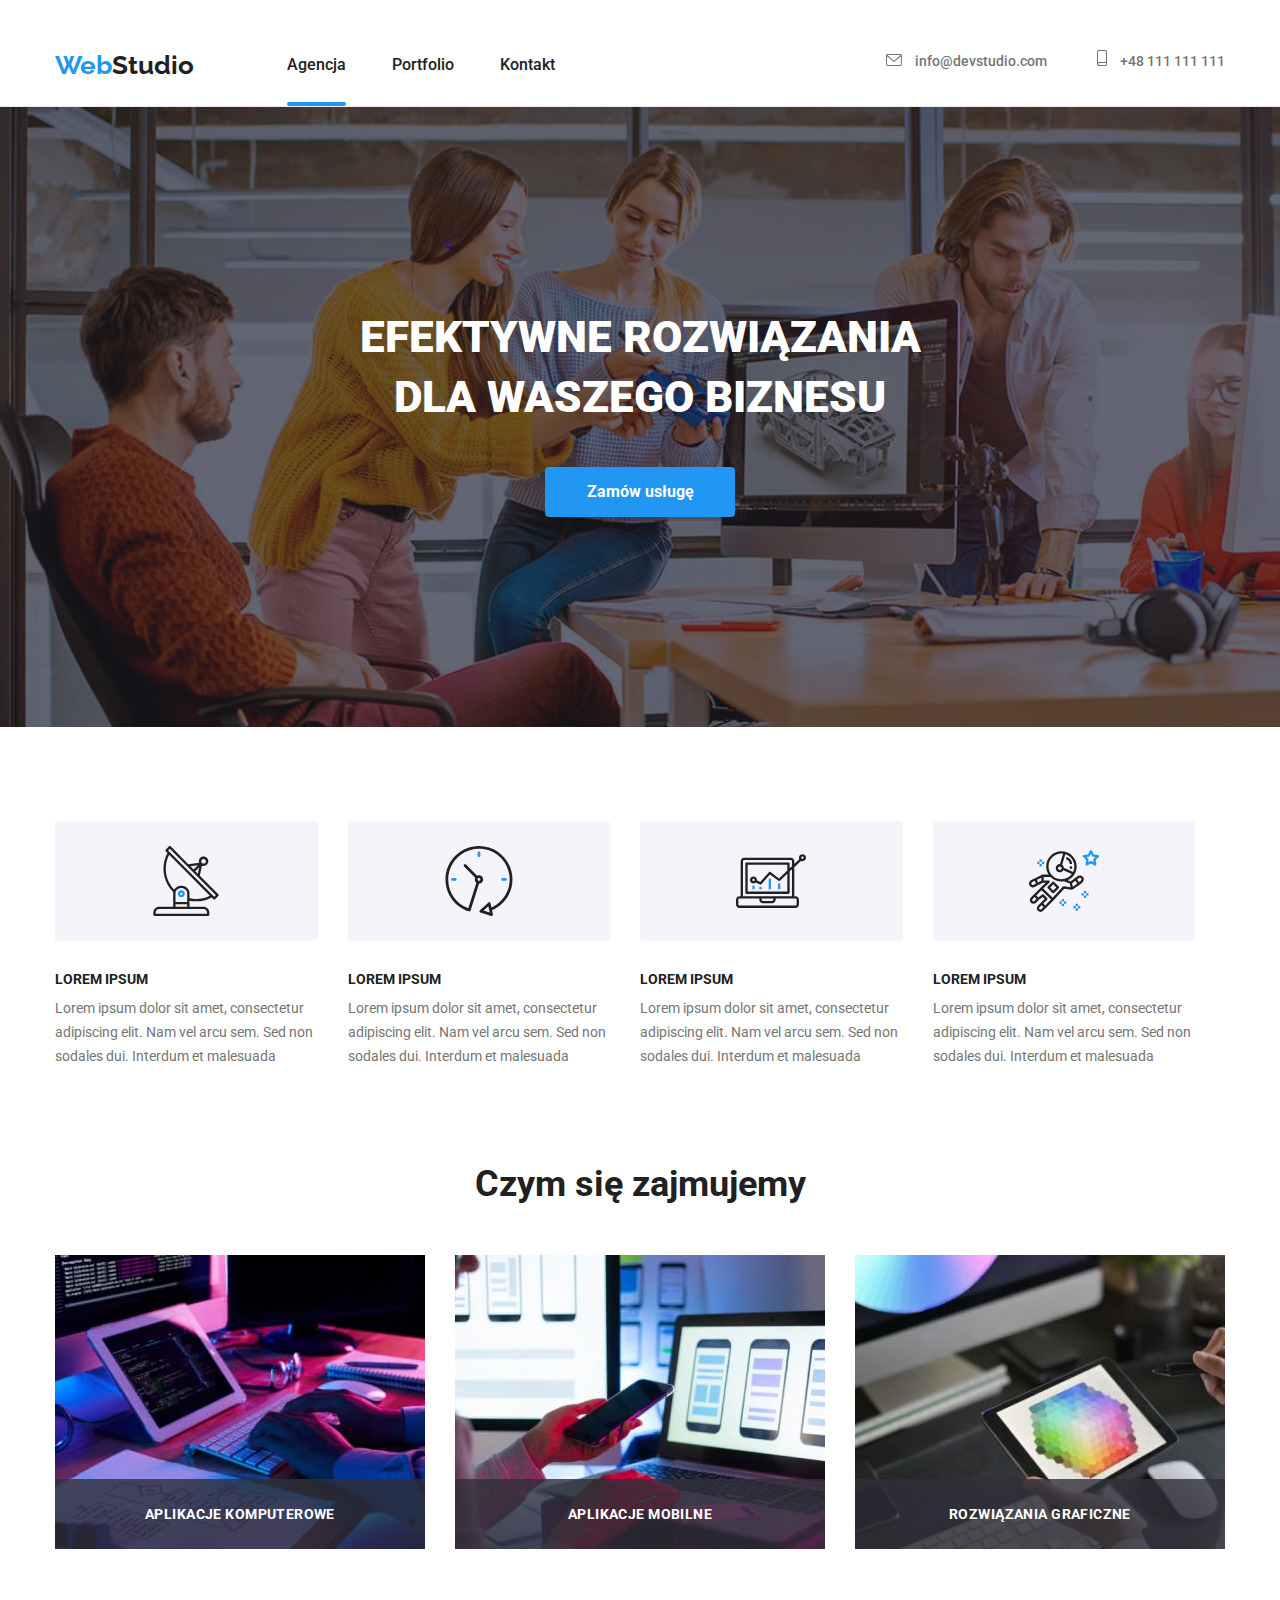
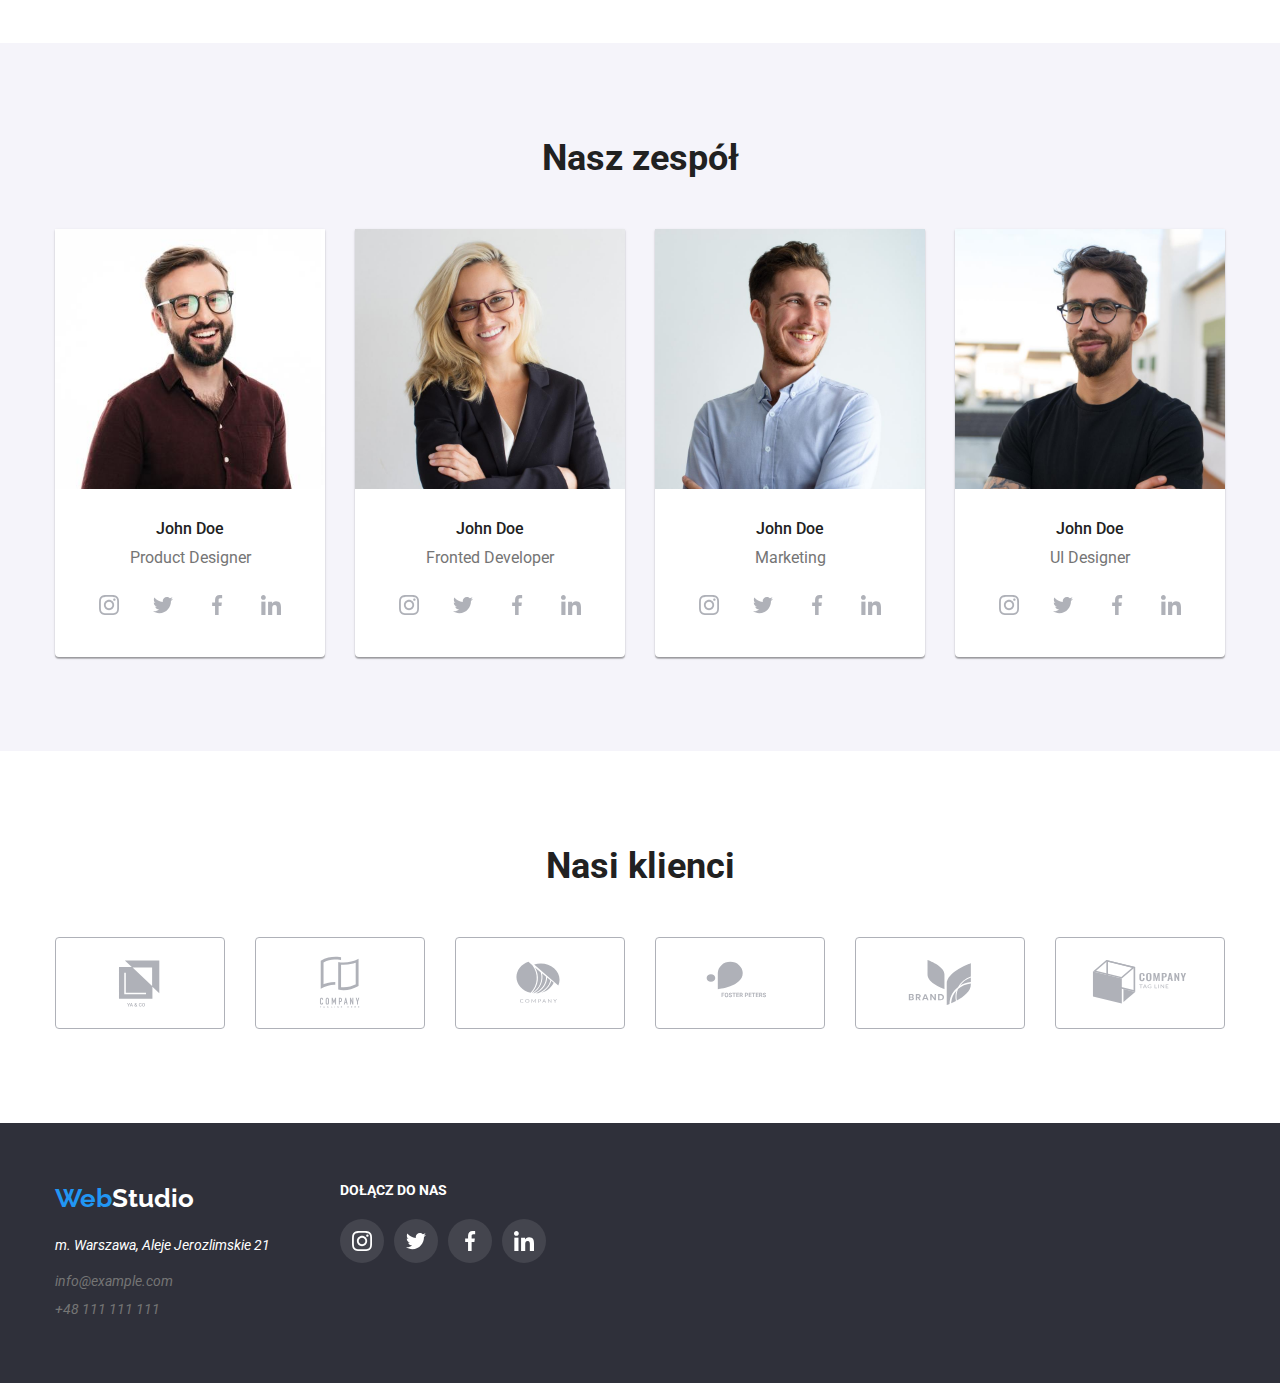
<file: index.html>
<!DOCTYPE html>
<html lang="en">
  <head>
    <meta charset="utf-8" />

    <link rel="stylesheet" href="https://cdnjs.cloudflare.com/ajax/libs/modern-normalize/1.1.0/modern-normalize.min.css">
    <link rel="stylesheet" href="./css/styles.css" />
    <link rel="preconnect" href="https://fonts.googleapis.com">
    <link rel="preconnect" href="https://fonts.gstatic.com" crossorigin>
    <link href="https://fonts.googleapis.com/css2?family=Raleway:wght@700&family=Roboto:wght@400;500;700;900&display=swap" rel="stylesheet">
    
    <title>WebStudio</title>
  </head>
  
<body>
<header class="header">
    <div class="container">
        <nav class="navigation">
        <p class="logo"> 
            <a class="logo-link-header" href="index.html">
                <span class="logo-color">
                    Web</span>Studio
                </a></p>

        
            <ul class="navigation-list">
                <li class="navigation-list-item">
                    <a class="navigation-link current-page" href="index.html">Agencja</a></li>
                <li class="navigation-list-item">
                    <a class="navigation-link" href="portfolio.html">Portfolio</a></li>
                <li class="navigation-list-item">
                    <a class="navigation-link" href="#">Kontakt</a></li>
            </ul>
        </nav>

       <div class="contact-info">
        <a class="contact" href="mailto:info@devstudio.com">
            <svg class="mail-icon" width="16" height="12">
                <use href="./images/sprite.svg#icon-envelope"></use>
            </svg>
            info@devstudio.com
        </a>
        <a class="contact" href="tel:+48111111111">
            <svg class="phone-icon" width="10" height="16">
                <use href="./images/sprite.svg#icon-smartphone"></use>
            </svg>
            +48 111 111 111</a>
        </div>
    </div> 
</header>

<main>
<section class="title">
    <div class="container">
    <h1 class="title-item">
    EFEKTYWNE ROZWIĄZANIA<br/>
    DLA WASZEGO BIZNESU
</h1>
    <button class="title-btn" data-modal-open type="button" >Zamów usługę</button>
    </div>
  </section>  
   
 <section class="about">
  <div class="container">
        <ul class="about-list">
        <li class="about-item">
           <div class="about-icon">
            <svg class="icon-antenna" width="70" height="70">
                <use href="./images/sprite.svg#icon-antenna"></use>
            </svg>
            </div>
        <h4 class="about-head">LOREM IPSUM</h4>
           <p class="about-head-description">
            Lorem ipsum dolor sit amet, consectetur adipiscing elit. Nam vel arcu sem. Sed non sodales dui. Interdum et malesuada
           </p>
        </li>
        <li>
            <div class="about-icon">
                <svg class="icon-diagram" width="70" height="70">
                    <use href="./images/sprite.svg#icon-clock"></use>
                </svg>
                </div>
        <h4 class="about-head">LOREM IPSUM</h4>
            <p class="about-head-description">
                Lorem ipsum dolor sit amet, consectetur adipiscing elit. Nam vel arcu sem. Sed non sodales dui. Interdum et malesuada
            </p>
        </li>
        <li>
            <div class="about-icon">
                <svg class="icon-diagram" width="70" height="70">
                    <use href="./images/sprite.svg#icon-diagram"></use>
                </svg>
                </div>
        <h4 class="about-head">LOREM IPSUM</h4>
        <p class="about-head-description">
            Lorem ipsum dolor sit amet, consectetur adipiscing elit. Nam vel arcu sem. Sed non sodales dui. Interdum et malesuada
        </p>
        </li>
        <li>
            <div class="about-icon">
                <svg class="icon-astronaut" width="70" height="70">
                    <use href="./images/sprite.svg#icon-astronaut"></use>
                </svg>
                </div>
        <h4 class="about-head">LOREM IPSUM</h4>
            <p class="about-head-description">
                Lorem ipsum dolor sit amet, consectetur adipiscing elit. Nam vel arcu sem. Sed non sodales dui. Interdum et malesuada
            </p>
        </li>
    </ul>
    </div>
    </section>

    
    <section class="photos">
    <div class="container">
        <h2 class="work">Czym się zajmujemy</h2>
    
        <ul class="work-list">
        <li class="work-item">
            <img
        src="images/img1.jpg"
        alt="typing on keyboard"
        width="370"
        height="294">
    <p class="label">APLIKACJE KOMPUTEROWE</p>
    </li>
        <li class="work-item">
            <img
        src="images/img2.jpg"
        alt="smartphone"
        width="370"
        height="294">
        <p class="label">APLIKACJE MOBILNE</p>
    </li>
        <li class="work-item">
            <img 
        src="images/img3.jpg" 
        alt="tablet"
        width="370"
        height="294">
        <p class="label">ROZWIĄZANIA GRAFICZNE</p>
    </li>
    </ul>
    </div>
   </section> 
    
    <section class="our-staff">
   <div class="container">
        <h2 class="staff">Nasz zespół</h2>
        <ul class="staff-list">
        <li class="staff-item"><figure>
            <img src="images/img4.jpg" alt="person1"
            width="270"
            height="260">
            <figcaption>
                <p class="staff-name">John Doe</p>
                <p class="staff-position">Product Designer</p>
                <ul class="social-icon-list">
                    <li class="social-icon-link">
                        <a class=social-link  href="#">
                        <svg class="social-icon" width="20" height="20">
                            <use href="./images/sprite.svg#icon-instagram"></use>
                        </svg>
                    </a>
                    </li>
                    <li class="social-icon-link">
                        <a class=social-link  href="#">
                        <svg class="social-icon" width="20" height="20">
                            <use href="./images/sprite.svg#icon-twitter">
                                </use>
                                </svg>
                                </a>
                                </li>
                                <li class="social-icon-link">
                                    <a class=social-link  href="#">
                                    <svg class="social-icon" width="20" height="20">
                                        <use href="./images/sprite.svg#icon-facebook"></use>
                                    </svg>
                                    </a>
                                </li>
                                <li class="social-icon-link">
                                    <a class=social-link  href="#">
                                    <svg class="social-icon" width="20" height="20">
                                        <use href="./images/sprite.svg#icon-linkedin"></use>
                                    </svg>
                                    </a>
                                </li>
                                </ul>
            </figcaption>
        </figure></li>
        <li class="staff-item"><figure>
                <img src="images/img5.jpg" alt="person1"
            width="270"
            height="260">
            <figcaption>
                <p class="staff-name">John Doe</p>
                <p class="staff-position">Fronted Developer</p>

                <ul class="social-icon-list">
                    <li class="social-icon-link">
                        <a class=social-link  href="#">
                        <svg class="social-icon" width="20" height="20">
                            <use href="./images/sprite.svg#icon-instagram"></use>
                        </svg>
                    </a>
                    </li>
                    <li class="social-icon-link">
                        <a class=social-link  href="#">
                        <svg class="social-icon" width="20" height="20">
                            <use href="./images/sprite.svg#icon-twitter">
                                </use>
                                </svg>
                                </a>
                                </li>
                                <li class="social-icon-link">
                                    <a class=social-link  href="#">
                                    <svg class="social-icon" width="20" height="20">
                                        <use href="./images/sprite.svg#icon-facebook"></use>
                                    </svg>
                                    </a>
                                </li>
                                <li class="social-icon-link">
                                    <a class=social-link  href="#">
                                    <svg class="social-icon" width="20" height="20">
                                        <use href="./images/sprite.svg#icon-linkedin"></use>
                                    </svg>
                                    </a>
                                </li>
                                </ul>

            </figcaption>
        </figure></li>
        <li class="staff-item"><figure>
                <img src="images/img6.jpg" alt="person1"
            width="270"
            height="260">
            <figcaption>
                <p class="staff-name">John Doe</p>
                <p class="staff-position">Marketing</p>
                <ul class="social-icon-list">
                    <li class="social-icon-link">
                        <a class=social-link  href="#">
                        <svg class="social-icon" width="20" height="20">
                            <use href="./images/sprite.svg#icon-instagram"></use>
                        </svg>
                    </a>
                    </li>
                    <li class="social-icon-link">
                        <a class=social-link  href="#">
                        <svg class="social-icon" width="20" height="20">
                            <use href="./images/sprite.svg#icon-twitter">
                                </use>
                                </svg>
                                </a>
                                </li>
                                <li class="social-icon-link">
                                    <a class=social-link  href="#">
                                    <svg class="social-icon" width="20" height="20">
                                        <use href="./images/sprite.svg#icon-facebook"></use>
                                    </svg>
                                    </a>
                                </li>
                                <li class="social-icon-link">
                                    <a class=social-link  href="#">
                                    <svg class="social-icon" width="20" height="20">
                                        <use href="./images/sprite.svg#icon-linkedin"></use>
                                    </svg>
                                    </a>
                                </li>
                                </ul>


            </figcaption>
        </figure></li>
        <li class="staff-item"><figure>
            <img src="images/img7.jpg" alt="person1"
            width="270"
            height="260">
            <figcaption>
                <p class="staff-name">John Doe</p>
                <p class="staff-position">UI Designer</p>

                <ul class="social-icon-list">
                    <li class="social-icon-link">
                        <a class=social-link  href="#">
                        <svg class="social-icon" width="20" height="20">
                            <use href="./images/sprite.svg#icon-instagram"></use>
                        </svg>
                    </a>
                    </li>
                    <li class="social-icon-link">
                        <a class=social-link  href="#">
                        <svg class="social-icon" width="20" height="20">
                            <use href="./images/sprite.svg#icon-twitter">
                                </use>
                                </svg>
                                </a>
                                </li>
                                <li class="social-icon-link">
                                    <a class=social-link  href="#">
                                    <svg class="social-icon" width="20" height="20">
                                        <use href="./images/sprite.svg#icon-facebook"></use>
                                    </svg>
                                    </a>
                                </li>
                                <li class="social-icon-link">
                                    <a class=social-link  href="#">
                                    <svg class="social-icon" width="20" height="20">
                                        <use href="./images/sprite.svg#icon-linkedin"></use>
                                    </svg>
                                    </a>
                                </li>
                                </ul>

            </figcaption>
        </figure></li>
    </ul>
    </div>
    </section>

<section class="client">
<div class="container">
<h2 class="client-head">Nasi klienci</h2>

<ul class="client-logo">
    <li class="client-item">
        <a class="client-link" href="#">
            <svg class="client-icon" width="106" height="60">
                <use href="./images/sprite.svg#icon-Logo"></use>
            </svg>
        </a>
    </li>
    <li class="client-item">
        <a class="client-link" href="#">
            <svg class="client-icon" width="106" height="60">
                <use href="./images/sprite.svg#icon-Logo-1"></use>
            </svg>
        </a>
    </li>
    <li class="client-item">
        <a class="client-link" href="#">
            <svg class="client-icon" width="106" height="60">
                <use href="./images/sprite.svg#icon-Logo-2"></use>
            </svg>
        </a>
    </li>
    <li class="client-item">
        <a class="client-link" href="#">
            <svg class="client-icon" width="106" height="60">
                <use href="./images/sprite.svg#icon-Logo-3"></use>
            </svg>
        </a>
    </li>
    <li class="client-item">
        <a class="client-link" href="#">
            <svg class="client-icon" width="106" height="60">
                <use href="./images/sprite.svg#icon-Logo-4"></use>
            </svg>
        </a>
    </li>
    <li class="client-item">
        <a class="client-link" href="#">
            <svg class="client-icon" width="106" height="60">
                <use href="./images/sprite.svg#icon-Logo-5"></use>
            </svg>
        </a>
    </li>
</ul>
</div>
</section>

</main>

<footer class="footer">
    <div class="container">
<div class="information">
   <p class="logo">
       <a class="logo-link-footer" href="#">
           <span class="logo-color">Web</span>Studio</a></p>
<address class="address">
    <div  class="street"> m. Warszawa, Aleje Jerozlimskie 21 </div> 
     
    <a class="contact" href="mailto:info@example.com">info@example.com</a><br/>
    <a class="contact" href="tel:+48111111111">+48 111 111 111</a>
</address>
</div>
<div class="join-us">
<p class="join-us-head">
    DOŁĄCZ DO NAS
</p>
<ul class="join-us-list">
    <li class="join-us-item">
        <a class="join-us-link"  href="#">
        <svg class="join-us-icon" width="20" height="20">
            <use href="./images/sprite.svg#icon-instagram"></use>
        </svg>
    </a>
    </li>
    <li class="join-us-item">
        <a class="join-us-link"  href="#">
        <svg class="join-us-icon" width="20" height="20">
            <use href="./images/sprite.svg#icon-twitter">
                </use>
                </svg>
                </a>
                </li>
                <li class="join-us-item">
                    <a class="join-us-link"  href="#">
                    <svg class="join-us-icon" width="20" height="20">
                        <use href="./images/sprite.svg#icon-facebook"></use>
                    </svg>
                    </a>
                </li>
                <li class="join-us-item">
                    <a class="join-us-link" href="#">
                    <svg class="join-us-icon" width="20" height="20">
                        <use href="./images/sprite.svg#icon-linkedin"></use>
                    </svg>
                    </a>
                </li>
                </ul>
</div>
</div>
</footer>

<div class="backdrop is-hidden" data-modal>
<div class="modal">
    <button type="button" class="close-btn" data-modal-close>
        <svg class="x-button" width="18px" height="18px">
        <use href="./images/sprite.svg#icon-x"></use>
        </svg>
    </button>
</div>
</div>

<script src="./modal.js"></script>
  </body>
</html>
</file>
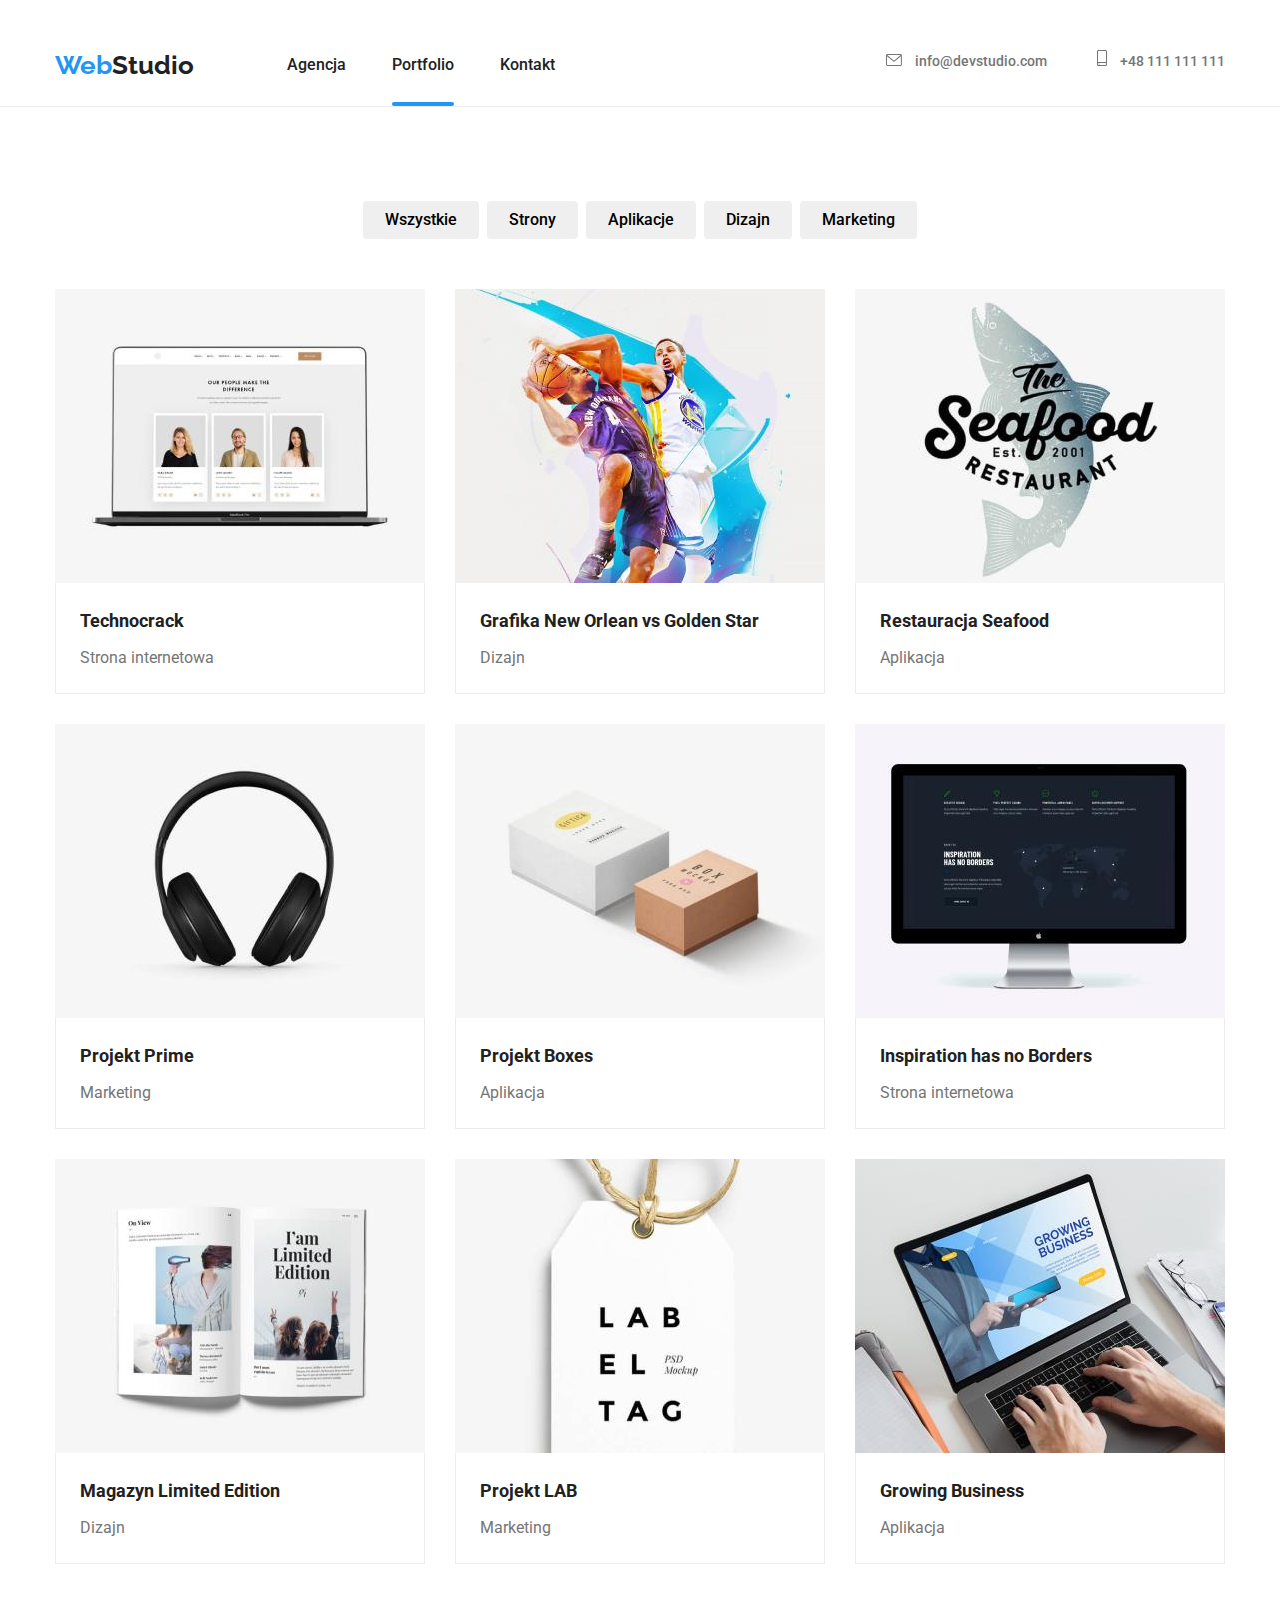
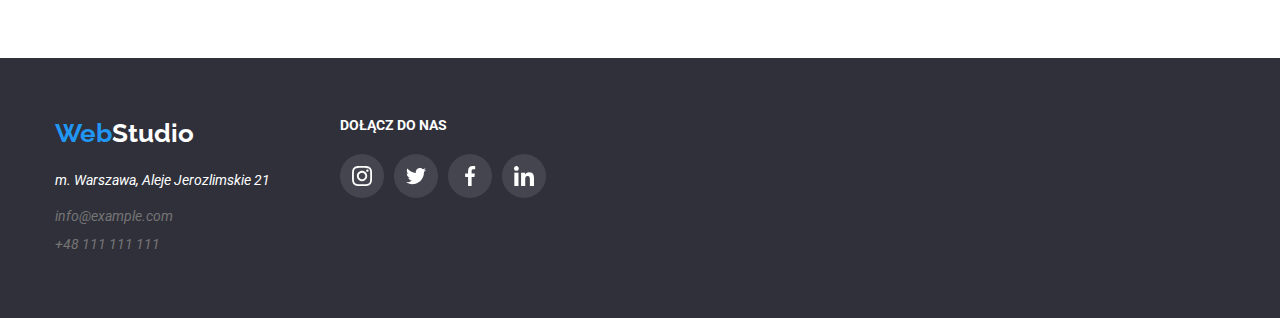
<file: portfolio.html>
<!DOCTYPE html>
<html lang="en">
<head>
    <meta charset="UTF-8">
    <meta http-equiv="X-UA-Compatible" content="IE=edge">
    <meta name="viewport" content="width=device-width, initial-scale=1.0">
    
    <link rel="stylesheet" href="https://cdnjs.cloudflare.com/ajax/libs/modern-normalize/1.1.0/modern-normalize.min.css">
    <link rel="stylesheet" href="./css/styles.css" />
    <link rel="preconnect" href="https://fonts.googleapis.com">
    <link rel="preconnect" href="https://fonts.gstatic.com" crossorigin>
    <link href="https://fonts.googleapis.com/css2?family=Raleway:wght@700&family=Roboto:wght@400;500;700;900&display=swap" rel="stylesheet">
    
    <title>WebStudio - Portfolio</title>
</head>
<body>
    <header class="header">
        <div class="container">
            <nav class="navigation">
            <p class="logo"> 
                <a class="logo-link-header" href="index.html">
                    <span class="logo-color">
                        Web</span>Studio
                    </a></p>
    
            
                <ul class="navigation-list">
                    <li class="navigation-list-item">
                        <a class="navigation-link" href="index.html">Agencja</a></li>
                    <li class="navigation-list-item">
                        <a class="navigation-link current-page" href="portfolio.html">Portfolio</a></li>
                    <li class="navigation-list-item">
                        <a class="navigation-link" href="#">Kontakt</a></li>
                </ul>
            </nav>
            <div class="contact-info">
                <a class="contact" href="mailto:info@devstudio.com">
                    <svg class="mail-icon" width="16" height="12">
                        <use href="./images/sprite.svg#icon-envelope"></use>
                    </svg>
                    info@devstudio.com
                </a>
                <a class="contact" href="tel:+48111111111">
                    <svg class="phone-icon" width="10" height="16">
                        <use href="./images/sprite.svg#icon-smartphone"></use>
                    </svg>
                    +48 111 111 111</a>
                </div>
        </div> 
    </header>


<main>

<section class="project-btn">
    <div class="container">
<ul class="buttons">
    <li class="button">
        <button class="portfolio-btn" type="button">Wszystkie</button></li>
    <li class="button">
        <button class="portfolio-btn" type="button">Strony</button></li>
    <li class="button">
        <button class="portfolio-btn" type="button">Aplikacje</button></li>
    <li class="button">
        <button class="portfolio-btn" type="button">Dizajn</button></li>
    <li class="button">
        <button class="portfolio-btn" type="button">Marketing</button></li>
</ul>


<ul class="list-card">
    <li class="card">
        <figure class="figure">
           <div class="card-overlay">
            <img src="images/portfolio/img1.jpg" alt="notebook" width="370" height="294">
            <p class="card-roll-description">
                Technorack jest popularną platformą wykorzystywaną do rozpowszechniania koronawirusa. Firmy wykorzystują tę platformę do celów szpiegowskich i ataków na niezabezpieczone serwery konkurencji.
            </p>
</div>
        <figcaption>
                <p class="photo-head">
                    Technocrack</p>
                <p class="photo-describe">
                    Strona internetowa</p>
        </figcaption>
    </figure>
    </li>
    <li class="card">
        <figure class="figure">
            
            <div class="card-overlay">
            <img src="images/portfolio/img2.jpg" alt="basketball" width="370" height="294">

            <p class="card-roll-description">
                Technorack jest popularną platformą wykorzystywaną do rozpowszechniania koronawirusa. Firmy wykorzystują tę platformę do celów szpiegowskich i ataków na niezabezpieczone serwery konkurencji.
            </p>
</div>
            <figcaption>
                <p class="photo-head">Grafika New Orlean vs Golden Star</p>
                <p class="photo-describe">Dizajn</p>
            </figcaption>
        </figure>
    </li>
    <li class="card">
        <figure class="figure">
            <div class="card-overlay">
            <img src="images/portfolio/img3.jpg" alt="logo seafood" width="370" height="294">

            <p class="card-roll-description">
                Technorack jest popularną platformą wykorzystywaną do rozpowszechniania koronawirusa. Firmy wykorzystują tę platformę do celów szpiegowskich i ataków na niezabezpieczone serwery konkurencji.
            </p>
</div>
            <figcaption>
                <p class="photo-head">Restauracja Seafood</p>
                <p class="photo-describe">Aplikacja</p>
            </figcaption>
        </figure>
    </li>
    <li class="card">
        <figure class="figure">
            <div class="card-overlay">
            <img src="images/portfolio/img4.jpg" alt="Headphones" width="370" height="294">

            <p class="card-roll-description">
                Technorack jest popularną platformą wykorzystywaną do rozpowszechniania koronawirusa. Firmy wykorzystują tę platformę do celów szpiegowskich i ataków na niezabezpieczone serwery konkurencji.
            </p>
</div>
            <figcaption>
                <p class="photo-head">Projekt Prime</p>
                <p class="photo-describe">Marketing</p>
            </figcaption>
        </figure>
    </li>
    <li class="card">
        <figure class="figure">
            <div class="card-overlay">
            <img src="images/portfolio/img5.jpg" alt="boxes" width="370" height="294">
            <p class="card-roll-description">
                Technorack jest popularną platformą wykorzystywaną do rozpowszechniania koronawirusa. Firmy wykorzystują tę platformę do celów szpiegowskich i ataków na niezabezpieczone serwery konkurencji.
            </p>
</div>
            <figcaption>
                <p class="photo-head">Projekt Boxes</p>
                <p class="photo-describe">Aplikacja</p>
            </figcaption>
        </figure>
    </li>
    <li class="card">
        <figure class="figure">
            <div class="card-overlay">
            <img src="images/portfolio/img6.jpg" alt="monitor" width="370" height="294">
            <p class="card-roll-description">
                Technorack jest popularną platformą wykorzystywaną do rozpowszechniania koronawirusa. Firmy wykorzystują tę platformę do celów szpiegowskich i ataków na niezabezpieczone serwery konkurencji.
            </p>
</div>
            <figcaption>
                <p class="photo-head">Inspiration has no Borders</p>
                <p class="photo-describe">Strona internetowa</p>
            </figcaption>
        </figure>
    </li>
    <li class="card">
        <figure class="figure">
            <div class="card-overlay">
            <img src="images/portfolio/img7.jpg" alt="newspaper" width="370" height="294">

            <p class="card-roll-description">
                Technorack jest popularną platformą wykorzystywaną do rozpowszechniania koronawirusa. Firmy wykorzystują tę platformę do celów szpiegowskich i ataków na niezabezpieczone serwery konkurencji.
            </p>
</div>
            <figcaption>
                <p class="photo-head">Magazyn Limited Edition</p>
                <p class="photo-describe">Dizajn</p>
            </figcaption>
        </figure>
    </li>
    <li class="card">
        <figure class="figure">
            <div class="card-overlay">
            <img src="images/portfolio/img8.jpg" alt="label" width="370" height="294">
            <p class="card-roll-description">
                Technorack jest popularną platformą wykorzystywaną do rozpowszechniania koronawirusa. Firmy wykorzystują tę platformę do celów szpiegowskich i ataków na niezabezpieczone serwery konkurencji.
            </p>
</div>
            <figcaption class="figcaption">
             <p class="photo-head">Projekt LAB</p>
             <p class="photo-describe">Marketing</p>
            </figcaption>
        </figure>
    </li>
    <li class="card">
        <figure class="figure">
            <div class="card-overlay">
            <img src="images/portfolio/img9.jpg" alt="notebook" width="370" height="294">
            <p class="card-roll-description">
                Technorack jest popularną platformą wykorzystywaną do rozpowszechniania koronawirusa. Firmy wykorzystują tę platformę do celów szpiegowskich i ataków na niezabezpieczone serwery konkurencji.
            </p>
</div>
            <figcaption class="figcaption">
             <p class="photo-head">Growing Business</p>
             <p class="photo-describe">Aplikacja</p>
            </figcaption>
        </figure>
    </li>
</ul>
</div>
</section>

</main>
<footer class="footer">
    <div class="container">
        <div class="information">
    <p class="logo">
        <a class="logo-link-footer" href="#">
            <span class="logo-color">Web</span>Studio</a></p>
    <address class="address">
    <div class="street">m. Warszawa, Aleje Jerozlimskie 21</div>
    
    <a class="contact" href="mailto:info@example.com">info@example.com</a><br/>
    <a class="contact" href="tel:+48111111111">+48 111 111 111</a>
    
    </address>
</div>
    <div class="join-us">
        <p class="join-us-head">
            DOŁĄCZ DO NAS
        </p>
        <ul class="join-us-list">
            <li class="join-us-item">
                <a class="join-us-link"  href="#">
                <svg class="join-us-icon" width="20" height="20">
                    <use href="./images/sprite.svg#icon-instagram"></use>
                </svg>
            </a>
            </li>
            <li class="join-us-item">
                <a class="join-us-link"  href="#">
                <svg class="join-us-icon" width="20" height="20">
                    <use href="./images/sprite.svg#icon-twitter">
                        </use>
                        </svg>
                        </a>
                        </li>
                        <li class="join-us-item">
                            <a class="join-us-link"  href="#">
                            <svg class="join-us-icon" width="20" height="20">
                                <use href="./images/sprite.svg#icon-facebook"></use>
                            </svg>
                            </a>
                        </li>
                        <li class="join-us-item">
                            <a class="join-us-link" href="#">
                            <svg class="join-us-icon" width="20" height="20">
                                <use href="./images/sprite.svg#icon-linkedin"></use>
                            </svg>
                            </a>
                        </li>
                        </ul>
        </div>
    </div>
</footer>

</body>
</html>
</file>
<file: css/styles.css>
:root {
    --main-font: 'Roboto', sans-serif;
    --second-font: 'Raleway', sans-serif;
    --main-color: #212121;
    --second-color: #2196F3;
    --third-color:#757575;
    --background-color:#2F303A;
    --background-color-second:#F5F4FA;
    --bacground-color-white:#ffffff;
    --line-color:#ECECEC;
    --social-icon-color:#AFB1B8;
    --transation-timing-function:cubic-bezier(0.4, 0, 0.2, 1);
    --transition-duration: 250ms;
}

body { 
    font-family: var(--main-font);
    color: var(--main-color);
    margin: 0 auto;
    max-width: 1600px;
}

h1,
h2,
h3,
h4,
h5,
h6,
figure
{
    padding: 0;
    margin: 0;
}

img {
    display:block;
}

ul,
ol{
    padding: 0;
    margin: 0;
    list-style-type: none;
}

p {
    margin:0;
    padding:0;
}


.navigation-link {
    list-style: none;
}

.container{
    width: 1200px;
    margin-left: auto;
    margin-right: auto;
    padding-left: 15px;
    padding-right: 15px;
}
/* -----------------header---------------*/
.header .container {
    display: flex;
    justify-content:space-between;
    align-items: center;
}

.header {
    border-bottom: 1px solid  var(--line-color);
    padding-top: 24px;
    /* padding-bottom: 25px;  */
}

.logo-color{
    color: var(--second-color);
}


.navigation {
    display:flex;
    align-items:center;
}


.navigation-list{
    display: flex;
    margin-left:93px; 
}

.navigation-list-item {
    position: relative;
}

.current-page:after {
content:"";
position: absolute;
display:block;

width:100%;
height: 4px;
bottom: 0;
left:0;
border-radius: 2px;

background: var(--second-color);
}

.navigation-link {
    display: block;
    padding-top:32px;
    padding-bottom:32px;
}


.navigation-list-item:not(:last-child) {
    margin-right: 46px;
}

.contact-info {
    display: flex;
}

.contact-info .contact:not(:last-child) {
    margin-right: 50px;
}

.logo {
    font-family: var(--second-font);
}
.mail-icon,
.phone-icon {
    margin-right: 10px;
}

.mail-icon,
.phone-icon {
    fill: currentColor;
}

.navigation-list-item,
.contact-info{
    font-weight: 500;
}

.logo-link-header,
.navigation-link {
    text-decoration: none;
    color: var(--main-color);

    transition: color var(--transition-duration) var(--transation-timing-function);
}

.navigation-link:hover {
    color: var(--second-color);
}

/*----------------------MAIN-----------------*/
.title {
    background-color: var(--background-color);
    background-image: linear-gradient(
        rgba(47, 48, 58, 0.4),
        rgba(47, 48, 58, 0.4)),
        url("../images/background-img.jpg");
        background-size: cover;
    padding-top: 200px;
    padding-bottom: 210px;  
}

.title .container {

  text-align: center;
  margin-right: auto;
  margin-left: auto; 
}


.title-item {
    font-weight: 900;
    font-size: 44px;
    line-height: 1.364;
    color: var(--bacground-color-white);

    margin-bottom: 40px;
}

.portfolio-btn {
    font-family: var(--main-font);
    font-weight: 500;
    font-size: 16px;
    line-height: 1.625;

    transition: color var(--transition-duration) var(--transation-timing-function)
}

.title-btn {
    font-weight: 700;
    font-size: 16px;
    line-height: 1.875;
    color: var(--bacground-color-white);
    background-color: var(--second-color);

    box-shadow: 0px 4px  rgba(0, 0, 0, 0.15);
    border-radius: 4px;
    padding: 10px 41px 10px 42px;
    border-style: none;
    cursor: pointer;
}

.portfolio-btn:hover,
.portfolio-btn:focus {
    color: var(--bacground-color-white);
    background-color: var(--second-color);
    
}

.button:hover,
.button:focus {
    box-shadow: 
    0px 2px 2px rgba(0, 0, 0, 0.12),
    0px 1px 2px rgba(0, 0, 0, 0.08),
    0px 3px 1px rgba(0, 0, 0, 0.1);
    

}
/*===================about===================*/
.about {
    margin-top: 94px;
    /* margin-bottom: 94px;*/
}

.about .about-list {
    display: flex;
    justify-content: space-between;
}

.about .about-item {
    width: cal((100% -3 *30px)/4);
}

.about-head {
    font-weight: 700;
    font-size: 14px;
    line-height: 1.143;

    margin-bottom: 10px;
}

.about-head-description {
    font-weight: 400;
    font-size: 14px;
    line-height: 1.714;
    color: var(--third-color);
}

.about-icon {
    display: flex;
    justify-content: center;
    align-items: center;
    height: 120px;
    border-radius: 4px;
    margin-bottom: 30px;
    background-color: var(--background-color-second);
}

.about-icon:not(:last-child) {
    margin-right: 30px;
}
/*================photos=================*/

.photos {
    padding-top: 94px;
    padding-bottom: 94px;
}

.work {
    text-align: center;
    margin-bottom: 50px;
}

.work-list {
    display: flex;
    justify-content: space-between;
}

.work-item {
    position: relative;
}

.label {
    display: flex;
    align-items: center;
    justify-content: center;
    width: 100%;
    color: var(--bacground-color-white);
    font-weight: 700;
    font-size: 14px;
    line-height: 1.172;
    letter-spacing: 0.03em;
    padding-top: 27px;
    padding-bottom: 27px;
    padding-right: 90px;
    padding-left: 90px;
    background-color:  rgba(47, 48, 58, 0.8);;
    position:absolute;
    bottom: 0;
    
}

/*================staff=====================*/
.our-staff {
    background-color: var(--background-color-second);

    padding-top: 94px;
    padding-bottom: 94px;
}

.staff {
    text-align: center;

    margin-bottom: 50px;
}

.staff-list {
    display: flex;
    justify-content: space-between;
}

.staff-item {
   background-color: var(--bacground-color-white);
   border-radius: 0px 0px 4px 4px;

   border:1px solid --bacground-color-white;
   box-shadow:  0px 2px 1px rgba(0, 0, 0, 0.2), 
   0px 1px 1px rgba(0, 0, 0, 0.14), 
   0px 1px 3px rgba(0, 0, 0, 0.12);

   width: calc(100%-3*30px)/4;
}

.work,
.staff {
    font-weight: 700;
    font-size: 36px;
    line-height: 1.167;
}

.staff-name {
    font-weight: 500;
    font-size: 16px;
    line-height: 1.187;

    text-align: center;
    margin-top: 30px;
    margin-bottom: 10px;
}

.staff-position {
    line-height: 1.187;

    text-align: center;
    margin-bottom: 16px;
}

.photo-describe {
    line-height: 1.875;
}

.staff-position,
.photo-describe {
    color: var(--third-color);  
    font-weight: 400;
    font-size: 16px;
}


/*=============social-link=======*/
.social-icon-list {
    display: flex;
    align-items: center;
    justify-content: center;
    padding-bottom: 30px;
}


.social-link:hover,
.social-link:focus
 {
    background-color: var(--second-color);
    color: var(--bacground-color-white);
    fill:var(--bacground-color-white);
    
}

.social-icon-link:not(:last-child) {
    padding-right: 10px;
}

.social-link {
    display: flex;
    width: 44px;
    height: 44px;
    background-color: var(--bacground-color-white) ;
    fill: var(--social-icon-color);
    border-radius:50%;
    align-items: center;
    justify-content: center;

    transition: color fill background-color var(--transition-duration) var(--transation-timing-function)
}

/*=========index-clients===========*/

.client {
    margin-bottom: 94px;
    margin-top: 94px;
}
.client-head {
    margin-bottom: 50px;
    font-family: var(--main-font);
    font-weight: 700;
    font-size: 36px;
    line-height: 1.17;
    text-align: center;
    color: var(--main-font);
}

.client-logo {
    display: flex;
    justify-content: space-between;
    align-items: center;
    margin-left:-30px;
}

.client-item {
    flex-basis: calc(100%/6 -30px);
    margin-left: 30px;
}

.client-link {
    display: inline-flex;
    justify-content: center;
    align-items: center;
    width: 170px;
    height: 92px;
    border-radius: 4px;
    color: var(--social-icon-color);
    border: 1px solid var(--social-icon-color);
}

.client-icon {
    fill:currentColor;
}

.client-link:hover,
.client-link:focus
 {
    color: var(--second-color);
    fill: var(--second-color);
    border-color: var(--second-color);
    transition-duration: var(--transition-duration);
    transition-timing-function: var(--transation-timing-function);
}

/*==============portfolio-btn==============*/
.project-btn {
    margin-bottom: 94px;
    margin-top: 94px;
}

.buttons {
    margin-bottom: 50px;
    
    display: flex;
    justify-content: center;
}

.button {
    border-radius: 4px;

    transition: box-shadow var(--transition-duration) var(--transation-timing-function)
}
.portfolio-btn {
    text-align: center;

    border-style: none;
    border-radius: 4px;
    padding: 6px 22px;
}

.button:not(:last-child) {
    margin-right: 8px;
}

/*===============cards-portfolio=============*/


.list-card {
    display: flex;
    flex-wrap: wrap;
    margin-left: -30px;
    margin-top: -30px;
}

.card {
    flex-basis: calc(100%/3 - 30px);
    margin-left: 30px;
    margin-top: 30px;

    transition: box-shadow var(--transition-duration) var(--transation-timing-function)
}


.card figcaption {
    border-bottom: 1px solid var(--line-color);
    border-left: 1px solid var(--line-color);
    border-right: 1px solid var(--line-color); 
    
    padding: 20px 24px;
} 

.photo-head {
    font-weight: 700;
    font-size: 18px;
    line-height: 2;
    
    margin-bottom: 4px;
}

.card:hover,
.card:focus {
    box-shadow: 
    1px 4px 6px rgba(0, 0, 0, 0.16),
    1px 4px 6px rgba(0, 0, 0, 0.16),
    1px 4px 6px rgba(0, 0, 0, 0.16);
    
}

.card-overlay {
    position: relative;
    overflow:hidden;
} 

 .card-roll-description {
    position: absolute;
    top: 0;
    background: rgba(33, 150, 243, 0.9);
    color: var(--bacground-color-white);
    padding-top: 49px;
    padding-bottom: 49px;
    padding-right:45px;
    padding-left:24px;
    font-size: 18px;
    line-height: 1.555;
    letter-spacing: 0.03em;
    margin-top:294px;
    opacity: 0;

  transition: opacity var(--transition-duration) var(--transation-timing-function),
  transform var(--transition-duration) var(--transation-timing-function);
}

 .card:hover .card-roll-description {
    transform: translateY(-100%);
    opacity: 1;
}

/*-------------------FOOTER-------------------*/

.footer {
    background-color: var(--background-color);

    padding-top: 60px;
    padding-bottom: 60px;
}

.footer .container {
    display:flex;
   
}

.address {
    margin-top: 20px;
}

.street {
    margin-bottom: 9px;
}

.contact:not(last-child) {
    margin-bottom: 9px;
}


.logo-link-footer,
.logo,
.contact {
    text-decoration: none;
}

.logo-link-footer { 
    color:var(--bacground-color-white);
}

.logo {
    color:var(--second-color);
    font-weight: 700;
    font-size: 26px;
    line-height: 1.192;
}

.street {
    color: var(--bacground-color-white);
    font-size: 14px;
    line-height: 1.714;
}
.contact {
    color:var(--third-color);
    font-size: 14px;
    line-height: 2;

    transition: color var(--transition-duration) var(--transation-timing-function)
}


.contact:hover
 {
    color:var(--second-color);
}

.button {
    cursor: pointer;
}
/*==========join-us========*/

.join-us {
    margin-left: 70px;
}

.join-us-head {
    margin-bottom: 20px;
    font-family: var(--main-font);
    font-weight: 700;
    font-size: 14px;
    line-height: 1.14;
    color: var(--bacground-color-white);
}

.join-us-list {
    display: flex;
}

.join-us-item:not(:last-child) {
margin-right: 10px;
}

.join-us-icon {
fill: var(--bacground-color-white);
}

.join-us-link {
    display: flex;
    width: 44px;
    height: 44px;
    background: rgba(255, 255, 255, 0.1) ;
    border-radius:50%;
    align-items: center;
    justify-content: center;
}

.join-us-link:hover,
.join-us-link:focus {
    background-color: var(--second-color);
    transition-duration: var(--transition-duration);
    transition-timing-function: var(--transation-timing-function);
}

/*===============window-modal===========*/

.backdrop {
    position: fixed;
    left: 0;
    top:0;
    width: 100%;
    height: 100%;
    background-color: rgba(0,0,0,0.2);


    transition: opacity var(--transition-duration) var(--transation-timing-function), visibility var(--transition-duration) var(--transation-timing-function);
  
}

.backdrop.is-hidden .modal{
    transform:  rotate(180deg);
    transition: transform var(--transition-duration) var(--transation-timing-function);
}

.modal { 
    position: absolute;
    top:50%;
    left:50%;
    background-color: var(--bacground-color-white);
    width: 528px;
    min-height: 581px;

    box-shadow: 0px 1px 3px rgba(0, 0, 0, 0.12), 0px 1px 1px rgba(0, 0, 0, 0.14), 0px 2px 1px rgba(0, 0, 0, 0.2);
    border-radius: 4px;

    transform: translate(-50%, -50%) rotate(0deg);

    transition: transform var(--transition-duration) var(--transation-timing-function);
}

.close-btn {
    position:absolute;
    display: flex;
    padding:6px;
    top:8px;
    right: 8px;

    border: 1px solid rgba(0, 0, 0, 0.1);
    border-radius: 50%;
    background-color: var(--bacground-color-white);
    cursor: pointer;
}

.is-hidden {
    opacity: 0;
    visibility: hidden;
    pointer-events: none;
}
</file>
